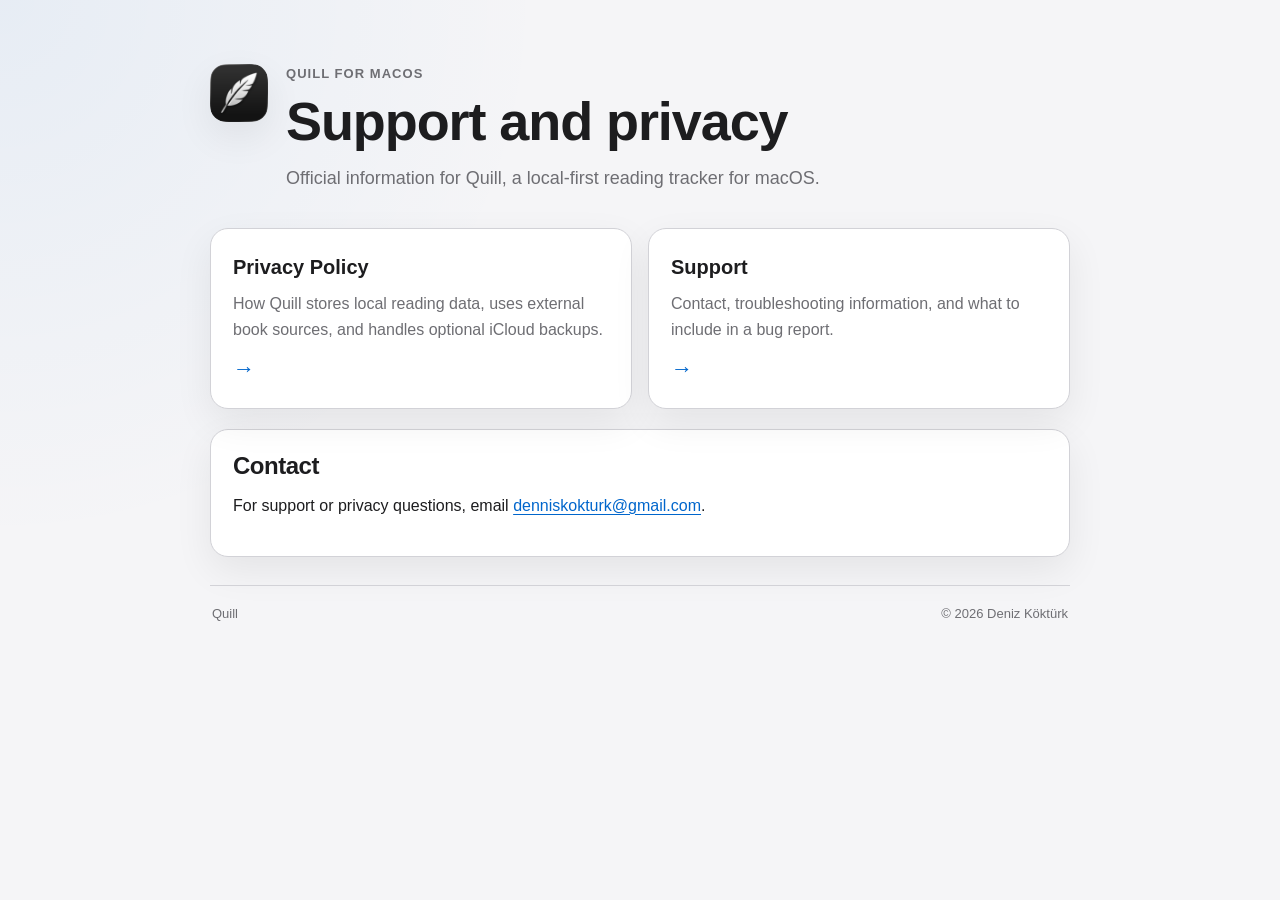
<file: index.html>
<!doctype html>
<html lang="en">
<head>
  <meta charset="utf-8">
  <meta name="viewport" content="width=device-width, initial-scale=1">
  <meta name="description" content="Official support and privacy information for Quill, a local-first reading tracker for macOS.">
  <title>Quill — Support</title>
  <link rel="stylesheet" href="styles.css">
</head>
<body>
  <main class="shell">
    <header class="hero">
      <div class="mark" role="img" aria-label="Quill logo"></div>
      <div>
        <p class="eyebrow">Quill for macOS</p>
        <h1>Support and privacy</h1>
        <p class="lede">Official information for Quill, a local-first reading tracker for macOS.</p>
      </div>
    </header>

    <section class="card-grid" aria-label="Support resources">
      <a class="card-link" href="privacy.html">
        <span class="card-label">Privacy Policy</span>
        <span class="card-copy">How Quill stores local reading data, uses external book sources, and handles optional iCloud backups.</span>
        <span class="arrow" aria-hidden="true">→</span>
      </a>

      <a class="card-link" href="support.html">
        <span class="card-label">Support</span>
        <span class="card-copy">Contact, troubleshooting information, and what to include in a bug report.</span>
        <span class="arrow" aria-hidden="true">→</span>
      </a>
    </section>

    <section class="panel">
      <h2>Contact</h2>
      <p>For support or privacy questions, email <a href="mailto:denniskokturk@gmail.com">denniskokturk@gmail.com</a>.</p>
    </section>

    <footer>
      <span>Quill</span>
      <span>© 2026 Deniz Köktürk</span>
    </footer>
  </main>
</body>
</html>
</file>
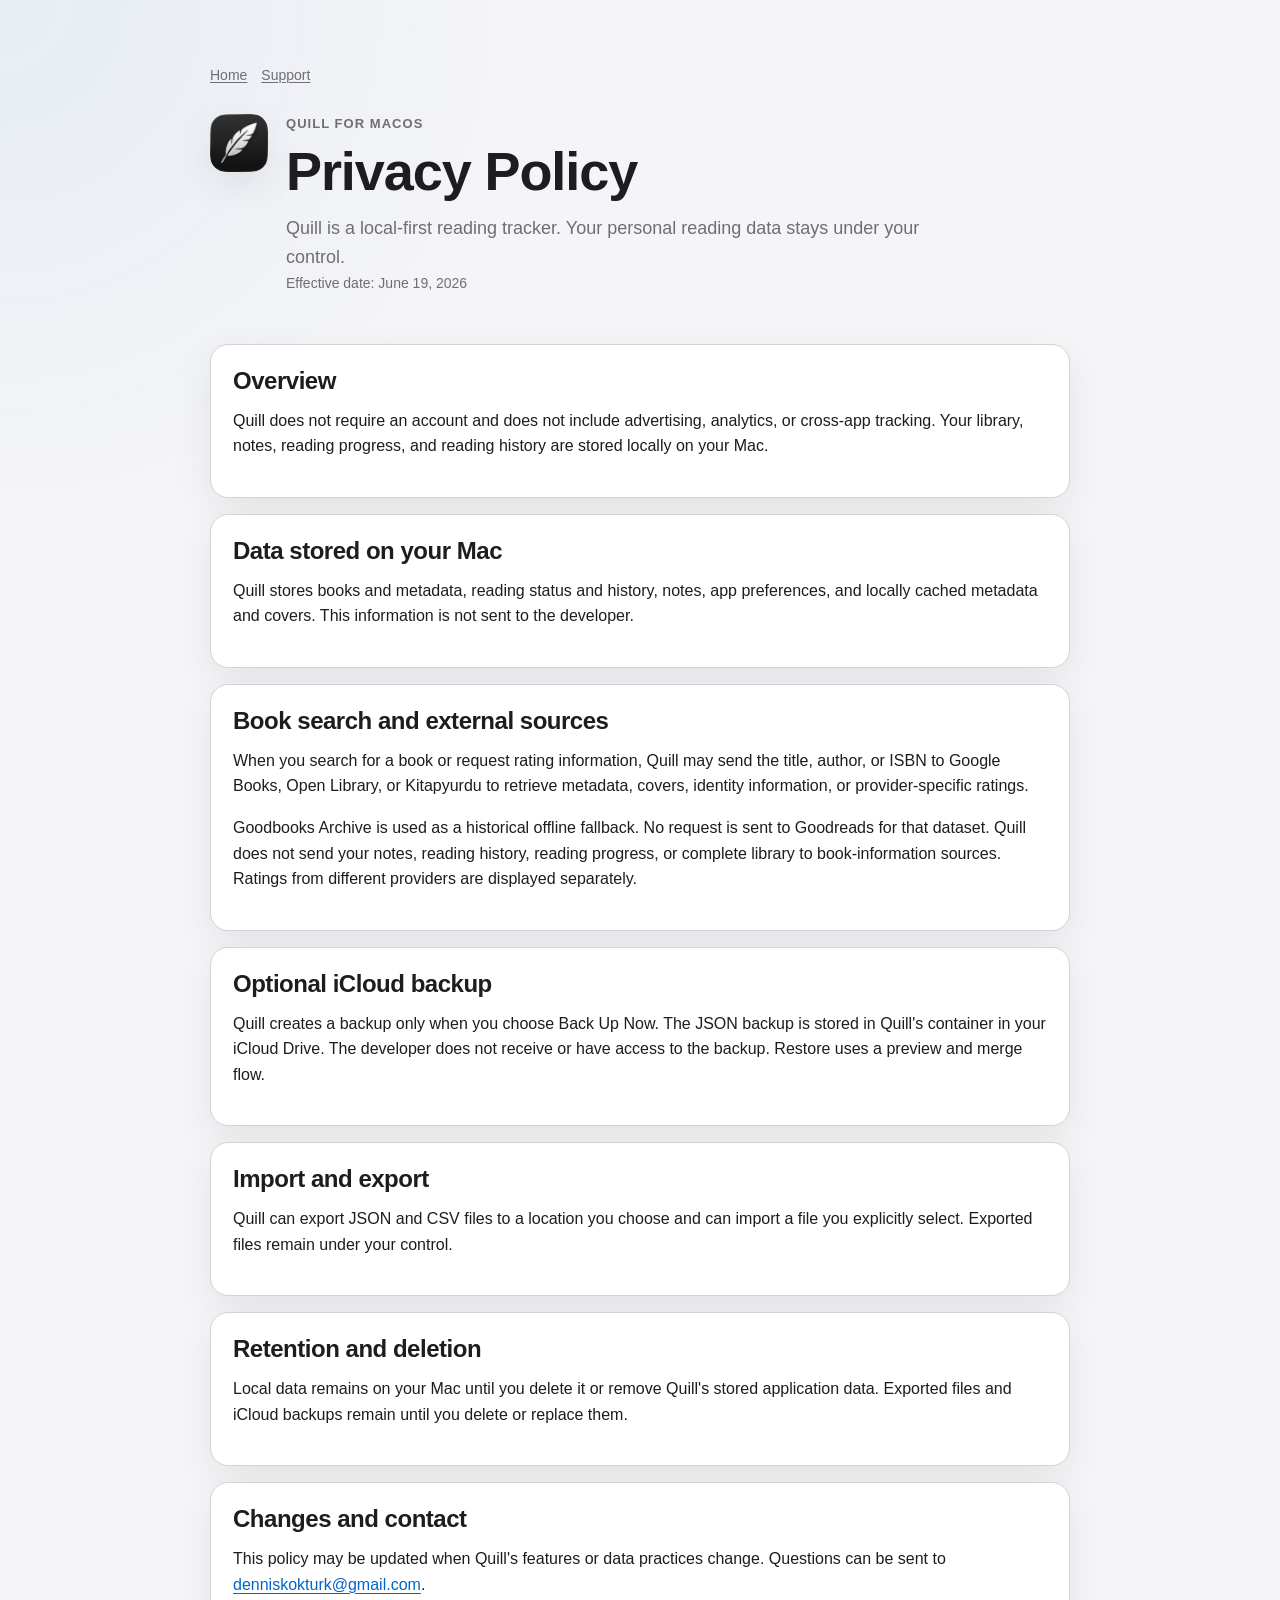
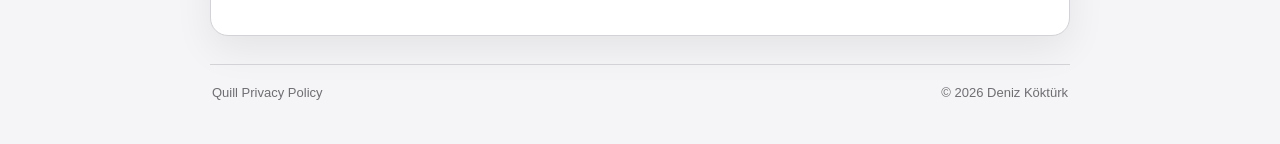
<file: privacy.html>
<!doctype html>
<html lang="en">
<head>
  <meta charset="utf-8">
  <meta name="viewport" content="width=device-width, initial-scale=1">
  <meta name="description" content="Privacy Policy for Quill for macOS.">
  <title>Quill — Privacy Policy</title>
  <link rel="stylesheet" href="styles.css">
</head>
<body>
  <main class="shell">
    <nav class="nav"><a href="index.html">Home</a><a href="support.html">Support</a></nav>
    <header class="hero">
      <div class="mark" role="img" aria-label="Quill logo"></div>
      <div>
        <p class="eyebrow">Quill for macOS</p>
        <h1>Privacy Policy</h1>
        <p class="lede">Quill is a local-first reading tracker. Your personal reading data stays under your control.</p>
        <p class="meta">Effective date: June 19, 2026</p>
      </div>
    </header>

    <section class="policy-section">
      <h2>Overview</h2>
      <p>Quill does not require an account and does not include advertising, analytics, or cross-app tracking. Your library, notes, reading progress, and reading history are stored locally on your Mac.</p>
    </section>

    <section class="policy-section">
      <h2>Data stored on your Mac</h2>
      <p>Quill stores books and metadata, reading status and history, notes, app preferences, and locally cached metadata and covers. This information is not sent to the developer.</p>
    </section>

    <section class="policy-section">
      <h2>Book search and external sources</h2>
      <p>When you search for a book or request rating information, Quill may send the title, author, or ISBN to Google Books, Open Library, or Kitapyurdu to retrieve metadata, covers, identity information, or provider-specific ratings.</p>
      <p>Goodbooks Archive is used as a historical offline fallback. No request is sent to Goodreads for that dataset. Quill does not send your notes, reading history, reading progress, or complete library to book-information sources. Ratings from different providers are displayed separately.</p>
    </section>

    <section class="policy-section">
      <h2>Optional iCloud backup</h2>
      <p>Quill creates a backup only when you choose Back Up Now. The JSON backup is stored in Quill's container in your iCloud Drive. The developer does not receive or have access to the backup. Restore uses a preview and merge flow.</p>
    </section>

    <section class="policy-section">
      <h2>Import and export</h2>
      <p>Quill can export JSON and CSV files to a location you choose and can import a file you explicitly select. Exported files remain under your control.</p>
    </section>

    <section class="policy-section">
      <h2>Retention and deletion</h2>
      <p>Local data remains on your Mac until you delete it or remove Quill's stored application data. Exported files and iCloud backups remain until you delete or replace them.</p>
    </section>

    <section class="policy-section">
      <h2>Changes and contact</h2>
      <p>This policy may be updated when Quill's features or data practices change. Questions can be sent to <a href="mailto:denniskokturk@gmail.com">denniskokturk@gmail.com</a>.</p>
    </section>

    <footer><span>Quill Privacy Policy</span><span>© 2026 Deniz Köktürk</span></footer>
  </main>
</body>
</html>
</file>
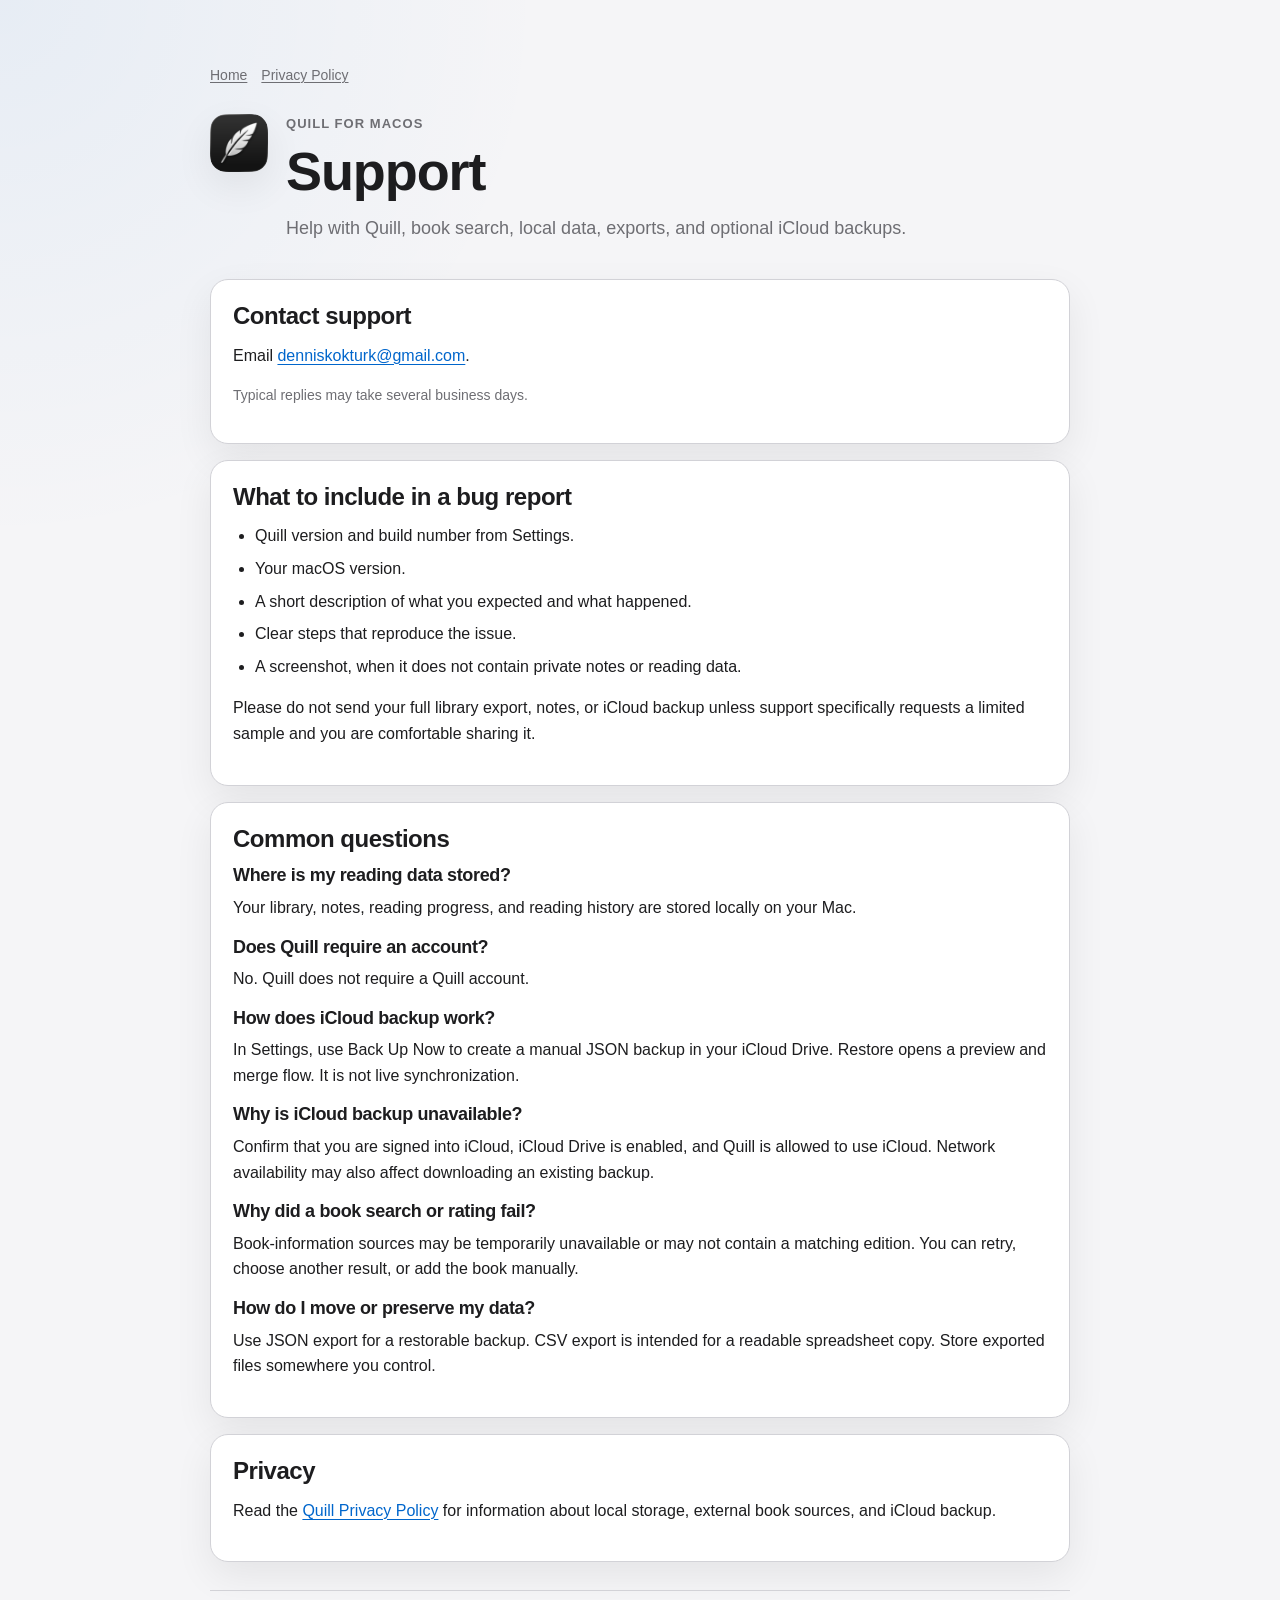
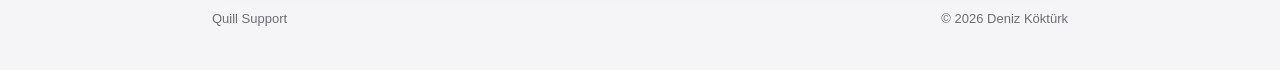
<file: support.html>
<!doctype html>
<html lang="en">
<head>
  <meta charset="utf-8">
  <meta name="viewport" content="width=device-width, initial-scale=1">
  <meta name="description" content="Support information for Quill for macOS.">
  <title>Quill — Support</title>
  <link rel="stylesheet" href="styles.css">
</head>
<body>
  <main class="shell">
    <nav class="nav"><a href="index.html">Home</a><a href="privacy.html">Privacy Policy</a></nav>
    <header class="hero">
      <div class="mark" role="img" aria-label="Quill logo"></div>
      <div>
        <p class="eyebrow">Quill for macOS</p>
        <h1>Support</h1>
        <p class="lede">Help with Quill, book search, local data, exports, and optional iCloud backups.</p>
      </div>
    </header>

    <section class="policy-section">
      <h2>Contact support</h2>
      <p>Email <a href="mailto:denniskokturk@gmail.com?subject=Quill%20Support">denniskokturk@gmail.com</a>.</p>
      <p class="meta">Typical replies may take several business days.</p>
    </section>

    <section class="policy-section">
      <h2>What to include in a bug report</h2>
      <ul>
        <li>Quill version and build number from Settings.</li>
        <li>Your macOS version.</li>
        <li>A short description of what you expected and what happened.</li>
        <li>Clear steps that reproduce the issue.</li>
        <li>A screenshot, when it does not contain private notes or reading data.</li>
      </ul>
      <p>Please do not send your full library export, notes, or iCloud backup unless support specifically requests a limited sample and you are comfortable sharing it.</p>
    </section>

    <section class="policy-section">
      <h2>Common questions</h2>

      <h3>Where is my reading data stored?</h3>
      <p>Your library, notes, reading progress, and reading history are stored locally on your Mac.</p>

      <h3>Does Quill require an account?</h3>
      <p>No. Quill does not require a Quill account.</p>

      <h3>How does iCloud backup work?</h3>
      <p>In Settings, use Back Up Now to create a manual JSON backup in your iCloud Drive. Restore opens a preview and merge flow. It is not live synchronization.</p>

      <h3>Why is iCloud backup unavailable?</h3>
      <p>Confirm that you are signed into iCloud, iCloud Drive is enabled, and Quill is allowed to use iCloud. Network availability may also affect downloading an existing backup.</p>

      <h3>Why did a book search or rating fail?</h3>
      <p>Book-information sources may be temporarily unavailable or may not contain a matching edition. You can retry, choose another result, or add the book manually.</p>

      <h3>How do I move or preserve my data?</h3>
      <p>Use JSON export for a restorable backup. CSV export is intended for a readable spreadsheet copy. Store exported files somewhere you control.</p>
    </section>

    <section class="policy-section">
      <h2>Privacy</h2>
      <p>Read the <a href="privacy.html">Quill Privacy Policy</a> for information about local storage, external book sources, and iCloud backup.</p>
    </section>

    <footer><span>Quill Support</span><span>© 2026 Deniz Köktürk</span></footer>
  </main>
</body>
</html>
</file>
<file: styles.css>
:root {
  color-scheme: light dark;
  --bg: #f5f5f7;
  --surface: #ffffff;
  --surface-muted: #f0f0f2;
  --text: #1d1d1f;
  --muted: #6e6e73;
  --line: #d2d2d7;
  --accent: #0066cc;
  --accent-soft: #e8f2ff;
  --shadow: 0 14px 38px rgba(0, 0, 0, 0.07);
}

* {
  box-sizing: border-box;
}

html {
  background: var(--bg);
}

body {
  margin: 0;
  min-height: 100vh;
  background:
    radial-gradient(circle at top left, rgba(0, 102, 204, 0.06), transparent 34rem),
    var(--bg);
  color: var(--text);
  font-family: -apple-system, BlinkMacSystemFont, "SF Pro Text", "Segoe UI", sans-serif;
  line-height: 1.6;
}

a {
  color: var(--accent);
  text-decoration-thickness: 1px;
  text-underline-offset: 0.16em;
}

a:hover {
  text-decoration-thickness: 2px;
}

.shell {
  width: min(860px, calc(100% - 40px));
  margin: 0 auto;
  padding: 64px 0 40px;
}

.hero {
  display: flex;
  align-items: flex-start;
  gap: 18px;
  margin-bottom: 36px;
}

.mark {
  flex: 0 0 58px;
  width: 58px;
  height: 58px;
  border-radius: 16px;
  background: transparent url("ppl.png") center / cover no-repeat;
  box-shadow: var(--shadow);
}

.eyebrow {
  margin: 0 0 4px;
  color: var(--muted);
  font-size: 13px;
  font-weight: 650;
  letter-spacing: 0.08em;
  text-transform: uppercase;
}

h1,
h2,
h3 {
  margin-top: 0;
  line-height: 1.2;
  letter-spacing: -0.02em;
}

h1 {
  margin-bottom: 10px;
  font-size: clamp(34px, 6vw, 54px);
}

h2 {
  margin-bottom: 12px;
  font-size: 24px;
}

h3 {
  margin-bottom: 8px;
  font-size: 18px;
}

p,
ul {
  margin-top: 0;
}

.lede {
  max-width: 660px;
  margin-bottom: 0;
  color: var(--muted);
  font-size: 18px;
}

.card-grid {
  display: grid;
  grid-template-columns: repeat(2, minmax(0, 1fr));
  gap: 16px;
  margin-bottom: 20px;
}

.card-link,
.panel,
.policy-section {
  border: 1px solid var(--line);
  border-radius: 18px;
  background: var(--surface);
  box-shadow: var(--shadow);
}

.card-link {
  position: relative;
  display: flex;
  min-height: 176px;
  flex-direction: column;
  gap: 8px;
  padding: 22px;
  color: inherit;
  text-decoration: none;
  transition: transform 160ms ease, border-color 160ms ease;
}

.card-link:hover {
  transform: translateY(-2px);
  border-color: var(--accent);
}

.card-label {
  font-size: 20px;
  font-weight: 700;
}

.card-copy {
  color: var(--muted);
}

.arrow {
  margin-top: auto;
  color: var(--accent);
  font-size: 22px;
}

.panel,
.policy-section {
  margin-bottom: 16px;
  padding: 22px;
}

.meta {
  color: var(--muted);
  font-size: 14px;
}

.notice {
  border-left: 3px solid var(--accent);
  padding: 12px 14px;
  border-radius: 0 10px 10px 0;
  background: var(--accent-soft);
}

.nav {
  display: flex;
  gap: 14px;
  margin: 0 0 28px;
  font-size: 14px;
}

.nav a {
  color: var(--muted);
}

ul {
  padding-left: 22px;
}

li + li {
  margin-top: 7px;
}

code {
  border-radius: 6px;
  background: var(--surface-muted);
  padding: 2px 6px;
  font-family: ui-monospace, "SFMono-Regular", Menlo, monospace;
  font-size: 0.92em;
}

footer {
  display: flex;
  justify-content: space-between;
  gap: 20px;
  margin-top: 28px;
  padding: 18px 2px 0;
  border-top: 1px solid var(--line);
  color: var(--muted);
  font-size: 13px;
}

@media (max-width: 680px) {
  .shell {
    width: min(100% - 28px, 860px);
    padding-top: 36px;
  }

  .hero {
    gap: 14px;
  }

  .mark {
    flex-basis: 48px;
    width: 48px;
    height: 48px;
    border-radius: 14px;
  }

  .card-grid {
    grid-template-columns: 1fr;
  }

  .card-link {
    min-height: 150px;
  }

  footer {
    flex-direction: column;
    gap: 4px;
  }
}

@media (prefers-color-scheme: dark) {
  :root {
    --bg: #000000;
    --surface: #1d1d1f;
    --surface-muted: #2c2c2e;
    --text: #f5f5f7;
    --muted: #a1a1a6;
    --line: #3a3a3c;
    --accent: #2997ff;
    --accent-soft: #102a43;
    --shadow: 0 14px 38px rgba(0, 0, 0, 0.32);
  }

  body {
    background:
      radial-gradient(circle at top left, rgba(41, 151, 255, 0.09), transparent 34rem),
      var(--bg);
  }
}
</file>
